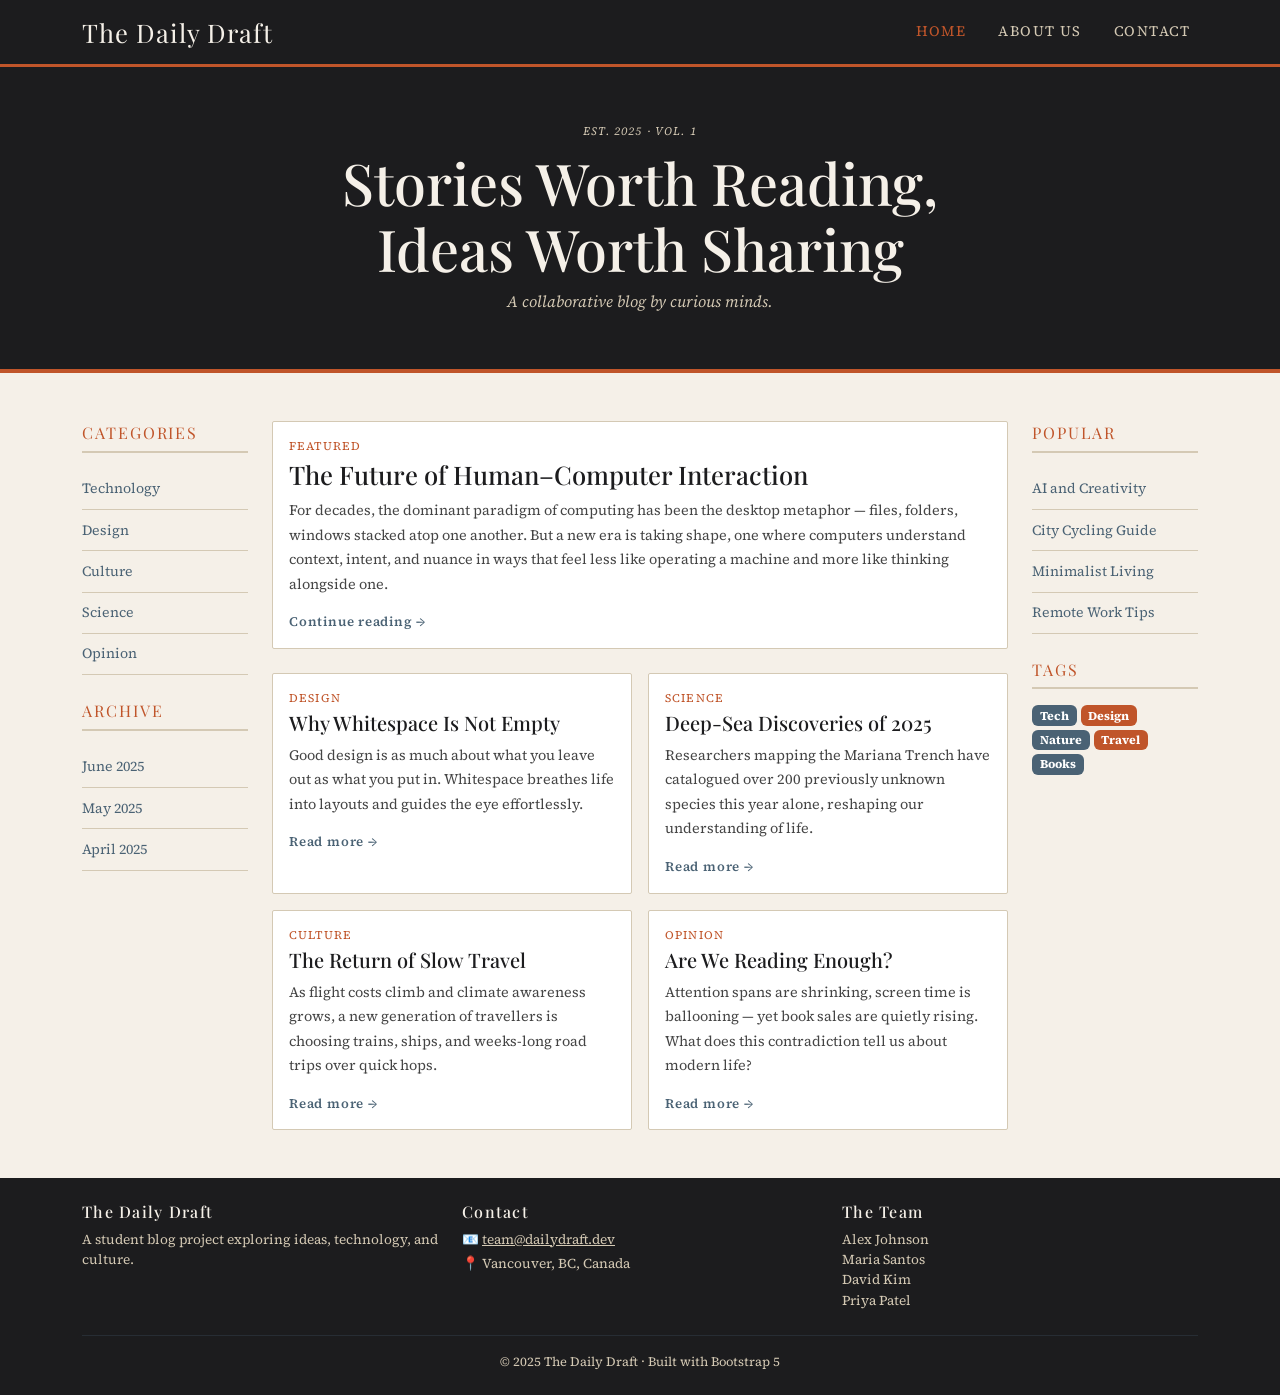
<file: index.html>
<!DOCTYPE html>
<html lang="en">
<head>
  <meta charset="UTF-8" />
  <meta name="viewport" content="width=device-width, initial-scale=1.0"/>
  <title>The Daily Draft – Home</title>

  <!-- Task 1: Bootstrap CDN -->
  <link rel="stylesheet" href="https://cdn.jsdelivr.net/npm/bootstrap@5.3.3/dist/css/bootstrap.min.css"/>
  <!-- Google Fonts -->
  <link href="https://fonts.googleapis.com/css2?family=Playfair+Display:wght@700;900&family=Source+Serif+4:ital,wght@0,300;0,400;1,300&display=swap" rel="stylesheet"/>

  <style>
    /* ── Task 2: Colour palette ──────────────────────────
       --clr-ink    : deep charcoal headline colour
       --clr-parchment : warm off-white page background
       --clr-accent : muted terracotta accent
       --clr-muted  : steel-blue secondary text
    ─────────────────────────────────────────────────── */
    :root {
      --clr-ink:       #1c1c1e;
      --clr-parchment: #f5f0e8;
      --clr-accent:    #c0552a;
      --clr-muted:     #4a6274;
      --clr-rule:      #d4c9b4;
    }

    body {
      background-color: var(--clr-parchment);
      color: var(--clr-ink);
      font-family: 'Source Serif 4', serif;
    }

    /* Navbar */
    .navbar { background-color: var(--clr-ink) !important; border-bottom: 3px solid var(--clr-accent); }
    .navbar-brand { font-family: 'Playfair Display', serif; font-size: 1.6rem; color: var(--clr-parchment) !important; letter-spacing: .04em; }
    .nav-link { color: var(--clr-rule) !important; font-size: .9rem; text-transform: uppercase; letter-spacing: .1em; }
    .nav-link:hover, .nav-link.active { color: var(--clr-accent) !important; }

    /* Hero banner */
    .hero {
      background-color: var(--clr-ink);
      color: var(--clr-parchment);
      padding: 3.5rem 1rem;
      border-bottom: 4px solid var(--clr-accent);
    }
    .hero h1 { font-family: 'Playfair Display', serif; font-size: clamp(2rem, 5vw, 3.6rem); line-height: 1.15; }
    .hero p  { color: var(--clr-rule); font-style: italic; }

    /* Sidebar */
    .sidebar-heading { font-family: 'Playfair Display', serif; font-size: 1rem; text-transform: uppercase; letter-spacing: .12em; color: var(--clr-accent); border-bottom: 2px solid var(--clr-rule); padding-bottom: .35rem; margin-bottom: 1rem; }
    .sidebar-item { border-bottom: 1px solid var(--clr-rule); padding: .6rem 0; font-size: .88rem; }
    .sidebar-item a { color: var(--clr-muted); text-decoration: none; }
    .sidebar-item a:hover { color: var(--clr-accent); }

    /* Card overrides */
    .card { background: #fff; border: 1px solid var(--clr-rule); border-radius: 2px; }
    .card-title { font-family: 'Playfair Display', serif; color: var(--clr-ink); }
    .card-text  { font-size: .9rem; color: #444; line-height: 1.7; }
    .tag { font-size: .72rem; text-transform: uppercase; letter-spacing: .1em; color: var(--clr-accent); }
    .read-more { font-size: .82rem; color: var(--clr-muted); text-decoration: none; font-weight: 600; letter-spacing: .06em; }
    .read-more:hover { color: var(--clr-accent); }

    /* Footer */
    footer { background-color: var(--clr-ink); color: var(--clr-rule); font-size: .85rem; }
    footer a { color: var(--clr-rule); }
    footer h6 { font-family: 'Playfair Display', serif; color: var(--clr-parchment); letter-spacing: .08em; }
    .footer-rule { border-color: var(--clr-muted); }
  </style>
</head>
<body>

  <!-- Navbar -->
  <nav class="navbar navbar-expand-md">
    <div class="container">
      <a class="navbar-brand" href="index.html">The Daily Draft</a>
      <button class="navbar-toggler border-secondary" type="button" data-bs-toggle="collapse" data-bs-target="#mainNav">
        <span class="navbar-toggler-icon"></span>
      </button>
      <div class="collapse navbar-collapse" id="mainNav">
        <ul class="navbar-nav ms-auto gap-3">
          <li class="nav-item"><a class="nav-link active" href="index.html">Home</a></li>
          <li class="nav-item"><a class="nav-link" href="about.html">About Us</a></li>
          <li class="nav-item"><a class="nav-link" href="contact.html">Contact</a></li>
        </ul>
      </div>
    </div>
  </nav>

  <!-- Hero -->
  <header class="hero text-center">
    <div class="container">
      <p class="tag mb-2">Est. 2025 · Vol. 1</p>
      <h1>Stories Worth Reading,<br/>Ideas Worth Sharing</h1>
      <p class="mt-2 mb-0">A collaborative blog by curious minds.</p>
    </div>
  </header>

  <!-- Main grid: left sidebar | content | right sidebar -->
  <main class="container my-5">
    <div class="row g-4">

      <!-- Left sidebar (col-2) -->
      <aside class="col-md-2">
        <p class="sidebar-heading">Categories</p>
        <div class="sidebar-item"><a href="#">Technology</a></div>
        <div class="sidebar-item"><a href="#">Design</a></div>
        <div class="sidebar-item"><a href="#">Culture</a></div>
        <div class="sidebar-item"><a href="#">Science</a></div>
        <div class="sidebar-item"><a href="#">Opinion</a></div>

        <p class="sidebar-heading mt-4">Archive</p>
        <div class="sidebar-item"><a href="#">June 2025</a></div>
        <div class="sidebar-item"><a href="#">May 2025</a></div>
        <div class="sidebar-item"><a href="#">April 2025</a></div>
      </aside>

      <!-- Middle content (col-8) -->
      <section class="col-md-8">
        <!-- Featured post -->
        <div class="card mb-4 p-3">
          <span class="tag">Featured</span>
          <h2 class="card-title mt-1" style="font-size:1.6rem;">The Future of Human–Computer Interaction</h2>
          <p class="card-text">For decades, the dominant paradigm of computing has been the desktop metaphor — files, folders, windows stacked atop one another. But a new era is taking shape, one where computers understand context, intent, and nuance in ways that feel less like operating a machine and more like thinking alongside one.</p>
          <a href="#" class="read-more">Continue reading →</a>
        </div>

        <!-- Post grid -->
        <div class="row g-3">
          <div class="col-sm-6">
            <div class="card h-100 p-3">
              <span class="tag">Design</span>
              <h5 class="card-title mt-1">Why Whitespace Is Not Empty</h5>
              <p class="card-text">Good design is as much about what you leave out as what you put in. Whitespace breathes life into layouts and guides the eye effortlessly.</p>
              <a href="#" class="read-more">Read more →</a>
            </div>
          </div>
          <div class="col-sm-6">
            <div class="card h-100 p-3">
              <span class="tag">Science</span>
              <h5 class="card-title mt-1">Deep-Sea Discoveries of 2025</h5>
              <p class="card-text">Researchers mapping the Mariana Trench have catalogued over 200 previously unknown species this year alone, reshaping our understanding of life.</p>
              <a href="#" class="read-more">Read more →</a>
            </div>
          </div>
          <div class="col-sm-6">
            <div class="card h-100 p-3">
              <span class="tag">Culture</span>
              <h5 class="card-title mt-1">The Return of Slow Travel</h5>
              <p class="card-text">As flight costs climb and climate awareness grows, a new generation of travellers is choosing trains, ships, and weeks-long road trips over quick hops.</p>
              <a href="#" class="read-more">Read more →</a>
            </div>
          </div>
          <div class="col-sm-6">
            <div class="card h-100 p-3">
              <span class="tag">Opinion</span>
              <h5 class="card-title mt-1">Are We Reading Enough?</h5>
              <p class="card-text">Attention spans are shrinking, screen time is ballooning — yet book sales are quietly rising. What does this contradiction tell us about modern life?</p>
              <a href="#" class="read-more">Read more →</a>
            </div>
          </div>
        </div>
      </section>

      <!-- Right sidebar (col-2) -->
      <aside class="col-md-2">
        <p class="sidebar-heading">Popular</p>
        <div class="sidebar-item"><a href="#">AI and Creativity</a></div>
        <div class="sidebar-item"><a href="#">City Cycling Guide</a></div>
        <div class="sidebar-item"><a href="#">Minimalist Living</a></div>
        <div class="sidebar-item"><a href="#">Remote Work Tips</a></div>

        <p class="sidebar-heading mt-4">Tags</p>
        <div class="d-flex flex-wrap gap-1 mt-1">
          <span class="badge" style="background:var(--clr-muted)">Tech</span>
          <span class="badge" style="background:var(--clr-accent)">Design</span>
          <span class="badge" style="background:var(--clr-muted)">Nature</span>
          <span class="badge" style="background:var(--clr-accent)">Travel</span>
          <span class="badge" style="background:var(--clr-muted)">Books</span>
        </div>
      </aside>

    </div><!-- /row -->
  </main>

  <!-- Footer -->
  <footer class="py-4">
    <div class="container">
      <div class="row g-4">
        <div class="col-md-4">
          <h6>The Daily Draft</h6>
          <p class="mb-0">A student blog project exploring ideas, technology, and culture.</p>
        </div>
        <div class="col-md-4">
          <h6>Contact</h6>
          <p class="mb-1">📧 <a href="mailto:team@dailydraft.dev">team@dailydraft.dev</a></p>
          <p class="mb-0">📍 Vancouver, BC, Canada</p>
        </div>
        <div class="col-md-4">
          <h6>The Team</h6>
          <ul class="list-unstyled mb-0">
            <li>Alex Johnson</li>
            <li>Maria Santos</li>
            <li>David Kim</li>
            <li>Priya Patel</li>
          </ul>
        </div>
      </div>
      <hr class="footer-rule mt-4"/>
      <p class="text-center mb-0" style="font-size:.8rem;">© 2025 The Daily Draft · Built with Bootstrap 5</p>
    </div>
  </footer>

  <script src="https://cdn.jsdelivr.net/npm/bootstrap@5.3.3/dist/js/bootstrap.bundle.min.js"></script>
</body>
</html>
</file>
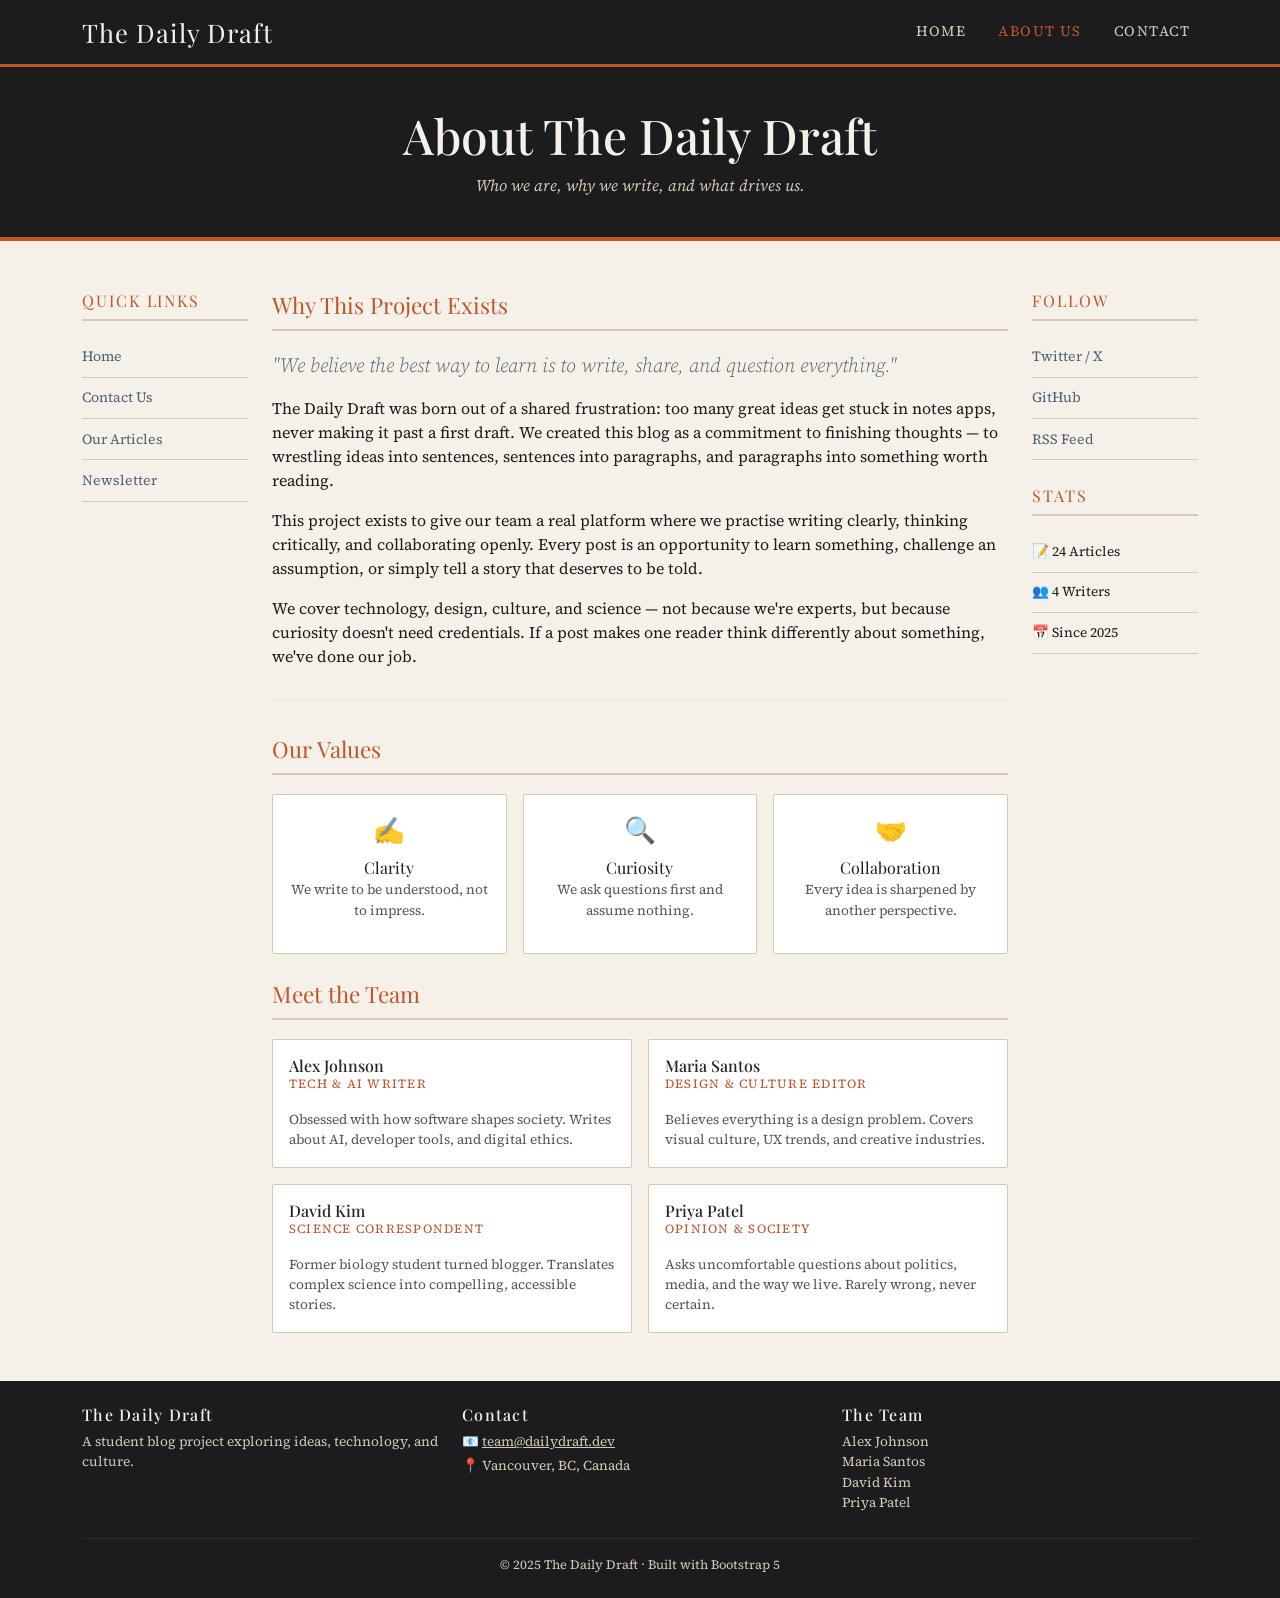
<file: about.html>
<!DOCTYPE html>
<html lang="en">
<head>
  <meta charset="UTF-8" />
  <meta name="viewport" content="width=device-width, initial-scale=1.0"/>
  <title>The Daily Draft – About Us</title>

  <!-- Task 1: Bootstrap CDN -->
  <link rel="stylesheet" href="https://cdn.jsdelivr.net/npm/bootstrap@5.3.3/dist/css/bootstrap.min.css"/>
  <link href="https://fonts.googleapis.com/css2?family=Playfair+Display:wght@700;900&family=Source+Serif+4:ital,wght@0,300;0,400;1,300&display=swap" rel="stylesheet"/>

  <style>
    /* Task 2: Consistent colour palette across all pages */
    :root {
      --clr-ink:       #1c1c1e;
      --clr-parchment: #f5f0e8;
      --clr-accent:    #c0552a;
      --clr-muted:     #4a6274;
      --clr-rule:      #d4c9b4;
    }
    body { background-color: var(--clr-parchment); color: var(--clr-ink); font-family: 'Source Serif 4', serif; }
    .navbar { background-color: var(--clr-ink) !important; border-bottom: 3px solid var(--clr-accent); }
    .navbar-brand { font-family: 'Playfair Display', serif; font-size: 1.6rem; color: var(--clr-parchment) !important; letter-spacing: .04em; }
    .nav-link { color: var(--clr-rule) !important; font-size: .9rem; text-transform: uppercase; letter-spacing: .1em; }
    .nav-link:hover, .nav-link.active { color: var(--clr-accent) !important; }

    .page-header { background-color: var(--clr-ink); color: var(--clr-parchment); padding: 2.5rem 1rem; border-bottom: 4px solid var(--clr-accent); }
    .page-header h1 { font-family: 'Playfair Display', serif; font-size: clamp(1.8rem,4vw,3rem); }
    .page-header p { color: var(--clr-rule); font-style: italic; margin-bottom: 0; }

    .sidebar-heading { font-family: 'Playfair Display', serif; font-size: 1rem; text-transform: uppercase; letter-spacing: .12em; color: var(--clr-accent); border-bottom: 2px solid var(--clr-rule); padding-bottom: .35rem; margin-bottom: 1rem; }
    .sidebar-item { border-bottom: 1px solid var(--clr-rule); padding: .6rem 0; font-size: .88rem; }
    .sidebar-item a { color: var(--clr-muted); text-decoration: none; }
    .sidebar-item a:hover { color: var(--clr-accent); }

    .section-title { font-family: 'Playfair Display', serif; color: var(--clr-accent); font-size: 1.4rem; border-bottom: 2px solid var(--clr-rule); padding-bottom: .4rem; margin-bottom: 1.2rem; }
    .card { background: #fff; border: 1px solid var(--clr-rule); border-radius: 2px; }
    .card-title { font-family: 'Playfair Display', serif; }
    .team-role { font-size: .78rem; text-transform: uppercase; letter-spacing: .1em; color: var(--clr-accent); }

    .value-icon { font-size: 1.6rem; }
    .value-title { font-family: 'Playfair Display', serif; font-size: 1rem; color: var(--clr-ink); margin-top: .4rem; }

    footer { background-color: var(--clr-ink); color: var(--clr-rule); font-size: .85rem; }
    footer a { color: var(--clr-rule); }
    footer h6 { font-family: 'Playfair Display', serif; color: var(--clr-parchment); letter-spacing: .08em; }
    .footer-rule { border-color: var(--clr-muted); }
  </style>
</head>
<body>

  <!-- Navbar -->
  <nav class="navbar navbar-expand-md">
    <div class="container">
      <a class="navbar-brand" href="index.html">The Daily Draft</a>
      <button class="navbar-toggler border-secondary" type="button" data-bs-toggle="collapse" data-bs-target="#mainNav">
        <span class="navbar-toggler-icon"></span>
      </button>
      <div class="collapse navbar-collapse" id="mainNav">
        <ul class="navbar-nav ms-auto gap-3">
          <li class="nav-item"><a class="nav-link" href="index.html">Home</a></li>
          <li class="nav-item"><a class="nav-link active" href="about.html">About Us</a></li>
          <li class="nav-item"><a class="nav-link" href="contact.html">Contact</a></li>
        </ul>
      </div>
    </div>
  </nav>

  <!-- Page header -->
  <header class="page-header text-center">
    <div class="container">
      <h1>About The Daily Draft</h1>
      <p>Who we are, why we write, and what drives us.</p>
    </div>
  </header>

  <!-- Main grid -->
  <main class="container my-5">
    <div class="row g-4">

      <!-- Left sidebar (col-2) -->
      <aside class="col-md-2">
        <p class="sidebar-heading">Quick Links</p>
        <div class="sidebar-item"><a href="index.html">Home</a></div>
        <div class="sidebar-item"><a href="contact.html">Contact Us</a></div>
        <div class="sidebar-item"><a href="#">Our Articles</a></div>
        <div class="sidebar-item"><a href="#">Newsletter</a></div>
      </aside>

      <!-- Middle content (col-8) -->
      <section class="col-md-8">

        <!-- Why this project exists -->
        <p class="section-title">Why This Project Exists</p>
        <p class="lead" style="font-style:italic; color:var(--clr-muted);">"We believe the best way to learn is to write, share, and question everything."</p>
        <p>The Daily Draft was born out of a shared frustration: too many great ideas get stuck in notes apps, never making it past a first draft. We created this blog as a commitment to finishing thoughts — to wrestling ideas into sentences, sentences into paragraphs, and paragraphs into something worth reading.</p>
        <p>This project exists to give our team a real platform where we practise writing clearly, thinking critically, and collaborating openly. Every post is an opportunity to learn something, challenge an assumption, or simply tell a story that deserves to be told.</p>
        <p>We cover technology, design, culture, and science — not because we're experts, but because curiosity doesn't need credentials. If a post makes one reader think differently about something, we've done our job.</p>

        <hr style="border-color:var(--clr-rule); margin: 2rem 0;"/>

        <!-- Our values -->
        <p class="section-title">Our Values</p>
        <div class="row g-3 mb-4">
          <div class="col-sm-4 text-center">
            <div class="card p-3 h-100">
              <div class="value-icon">✍️</div>
              <div class="value-title">Clarity</div>
              <p style="font-size:.85rem; color:#555;">We write to be understood, not to impress.</p>
            </div>
          </div>
          <div class="col-sm-4 text-center">
            <div class="card p-3 h-100">
              <div class="value-icon">🔍</div>
              <div class="value-title">Curiosity</div>
              <p style="font-size:.85rem; color:#555;">We ask questions first and assume nothing.</p>
            </div>
          </div>
          <div class="col-sm-4 text-center">
            <div class="card p-3 h-100">
              <div class="value-icon">🤝</div>
              <div class="value-title">Collaboration</div>
              <p style="font-size:.85rem; color:#555;">Every idea is sharpened by another perspective.</p>
            </div>
          </div>
        </div>

        <!-- Team -->
        <p class="section-title">Meet the Team</p>
        <div class="row g-3">
          <div class="col-sm-6">
            <div class="card p-3 h-100">
              <h6 class="card-title mb-0">Alex Johnson</h6>
              <p class="team-role">Tech & AI Writer</p>
              <p style="font-size:.85rem; color:#555; margin-bottom:0;">Obsessed with how software shapes society. Writes about AI, developer tools, and digital ethics.</p>
            </div>
          </div>
          <div class="col-sm-6">
            <div class="card p-3 h-100">
              <h6 class="card-title mb-0">Maria Santos</h6>
              <p class="team-role">Design & Culture Editor</p>
              <p style="font-size:.85rem; color:#555; margin-bottom:0;">Believes everything is a design problem. Covers visual culture, UX trends, and creative industries.</p>
            </div>
          </div>
          <div class="col-sm-6">
            <div class="card p-3 h-100">
              <h6 class="card-title mb-0">David Kim</h6>
              <p class="team-role">Science Correspondent</p>
              <p style="font-size:.85rem; color:#555; margin-bottom:0;">Former biology student turned blogger. Translates complex science into compelling, accessible stories.</p>
            </div>
          </div>
          <div class="col-sm-6">
            <div class="card p-3 h-100">
              <h6 class="card-title mb-0">Priya Patel</h6>
              <p class="team-role">Opinion & Society</p>
              <p style="font-size:.85rem; color:#555; margin-bottom:0;">Asks uncomfortable questions about politics, media, and the way we live. Rarely wrong, never certain.</p>
            </div>
          </div>
        </div>

      </section>

      <!-- Right sidebar (col-2) -->
      <aside class="col-md-2">
        <p class="sidebar-heading">Follow</p>
        <div class="sidebar-item"><a href="#">Twitter / X</a></div>
        <div class="sidebar-item"><a href="#">GitHub</a></div>
        <div class="sidebar-item"><a href="#">RSS Feed</a></div>

        <p class="sidebar-heading mt-4">Stats</p>
        <div class="sidebar-item" style="font-size:.85rem;">📝 24 Articles</div>
        <div class="sidebar-item" style="font-size:.85rem;">👥 4 Writers</div>
        <div class="sidebar-item" style="font-size:.85rem;">📅 Since 2025</div>
      </aside>

    </div>
  </main>

  <!-- Footer -->
  <footer class="py-4">
    <div class="container">
      <div class="row g-4">
        <div class="col-md-4">
          <h6>The Daily Draft</h6>
          <p class="mb-0">A student blog project exploring ideas, technology, and culture.</p>
        </div>
        <div class="col-md-4">
          <h6>Contact</h6>
          <p class="mb-1">📧 <a href="mailto:team@dailydraft.dev">team@dailydraft.dev</a></p>
          <p class="mb-0">📍 Vancouver, BC, Canada</p>
        </div>
        <div class="col-md-4">
          <h6>The Team</h6>
          <ul class="list-unstyled mb-0">
            <li>Alex Johnson</li>
            <li>Maria Santos</li>
            <li>David Kim</li>
            <li>Priya Patel</li>
          </ul>
        </div>
      </div>
      <hr class="footer-rule mt-4"/>
      <p class="text-center mb-0" style="font-size:.8rem;">© 2025 The Daily Draft · Built with Bootstrap 5</p>
    </div>
  </footer>

  <script src="https://cdn.jsdelivr.net/npm/bootstrap@5.3.3/dist/js/bootstrap.bundle.min.js"></script>
</body>
</html>
</file>
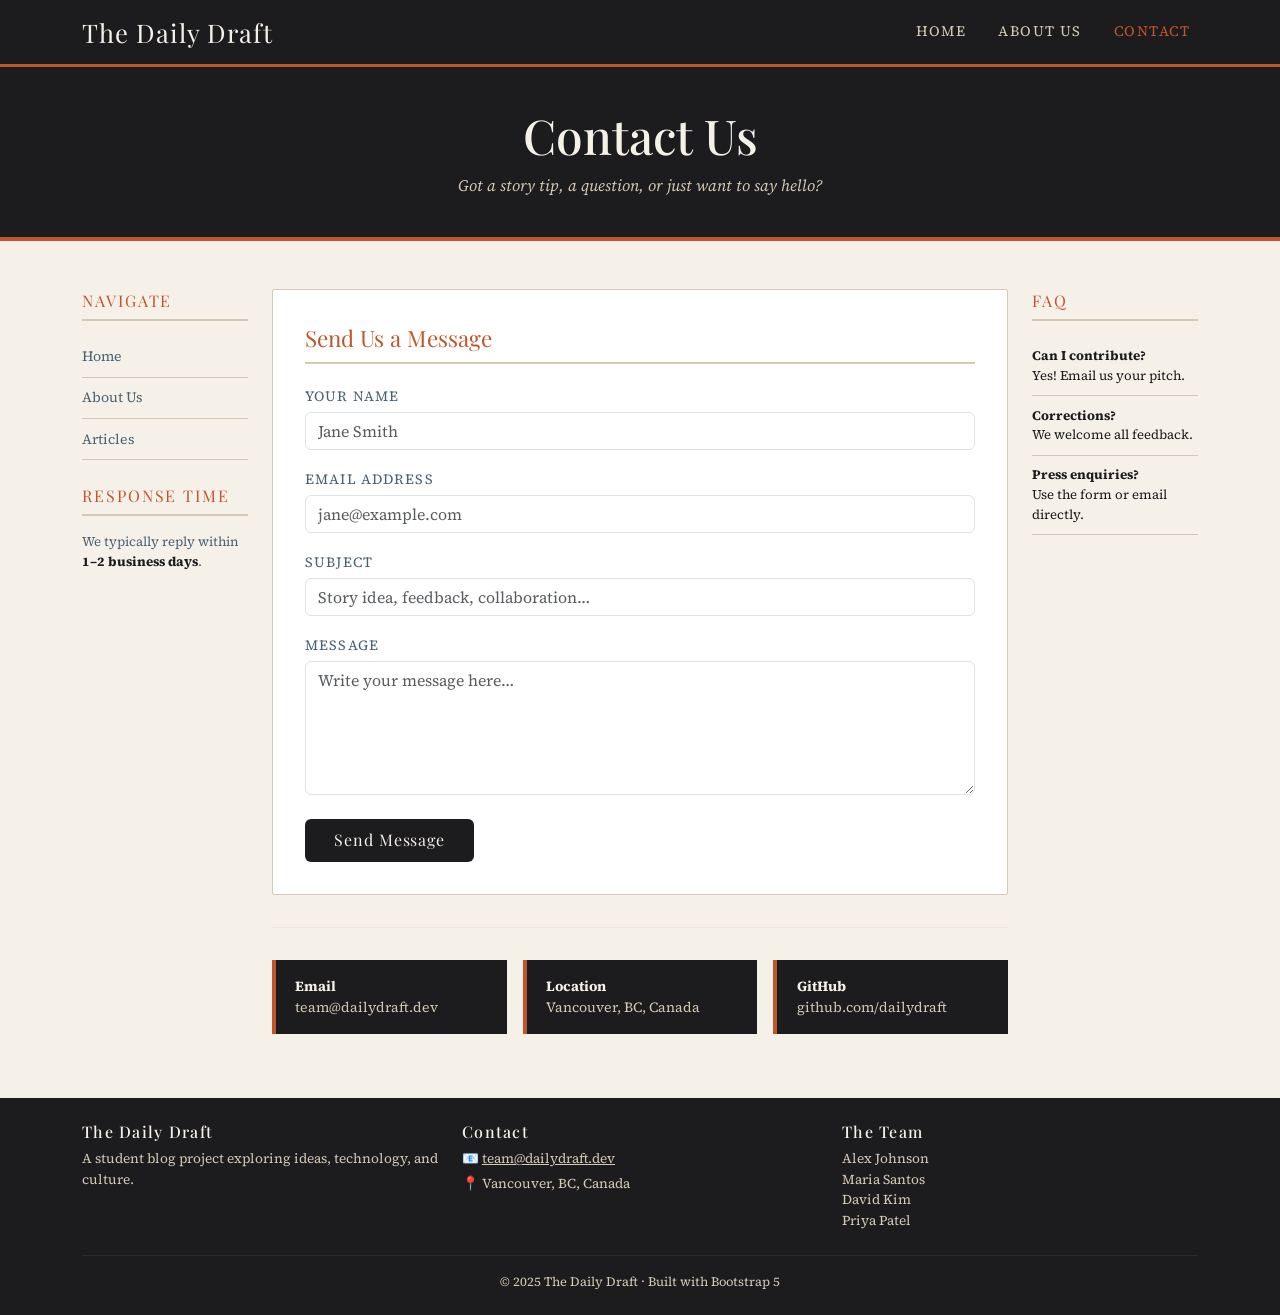
<file: contact.html>
<!DOCTYPE html>
<html lang="en">
<head>
  <meta charset="UTF-8" />
  <meta name="viewport" content="width=device-width, initial-scale=1.0"/>
  <title>The Daily Draft – Contact Us</title>

  <!-- Task 1: Bootstrap CDN -->
  <link rel="stylesheet" href="https://cdn.jsdelivr.net/npm/bootstrap@5.3.3/dist/css/bootstrap.min.css"/>
  <link href="https://fonts.googleapis.com/css2?family=Playfair+Display:wght@700;900&family=Source+Serif+4:ital,wght@0,300;0,400;1,300&display=swap" rel="stylesheet"/>

  <style>
    /* Task 2: Consistent colour palette across all pages */
    :root {
      --clr-ink:       #1c1c1e;
      --clr-parchment: #f5f0e8;
      --clr-accent:    #c0552a;
      --clr-muted:     #4a6274;
      --clr-rule:      #d4c9b4;
    }
    body { background-color: var(--clr-parchment); color: var(--clr-ink); font-family: 'Source Serif 4', serif; }
    .navbar { background-color: var(--clr-ink) !important; border-bottom: 3px solid var(--clr-accent); }
    .navbar-brand { font-family: 'Playfair Display', serif; font-size: 1.6rem; color: var(--clr-parchment) !important; letter-spacing: .04em; }
    .nav-link { color: var(--clr-rule) !important; font-size: .9rem; text-transform: uppercase; letter-spacing: .1em; }
    .nav-link:hover, .nav-link.active { color: var(--clr-accent) !important; }

    .page-header { background-color: var(--clr-ink); color: var(--clr-parchment); padding: 2.5rem 1rem; border-bottom: 4px solid var(--clr-accent); }
    .page-header h1 { font-family: 'Playfair Display', serif; font-size: clamp(1.8rem,4vw,3rem); }
    .page-header p  { color: var(--clr-rule); font-style: italic; margin-bottom: 0; }

    .sidebar-heading { font-family: 'Playfair Display', serif; font-size: 1rem; text-transform: uppercase; letter-spacing: .12em; color: var(--clr-accent); border-bottom: 2px solid var(--clr-rule); padding-bottom: .35rem; margin-bottom: 1rem; }
    .sidebar-item { border-bottom: 1px solid var(--clr-rule); padding: .6rem 0; font-size: .88rem; }
    .sidebar-item a { color: var(--clr-muted); text-decoration: none; }
    .sidebar-item a:hover { color: var(--clr-accent); }

    /* Form card */
    .form-card { background: #fff; border: 1px solid var(--clr-rule); border-radius: 2px; padding: 2rem; }
    .section-title { font-family: 'Playfair Display', serif; color: var(--clr-accent); font-size: 1.4rem; border-bottom: 2px solid var(--clr-rule); padding-bottom: .4rem; margin-bottom: 1.2rem; }

    /* Override Bootstrap form controls to match palette */
    .form-label { font-size: .88rem; text-transform: uppercase; letter-spacing: .08em; color: var(--clr-muted); margin-bottom: .3rem; }
    .form-control:focus { border-color: var(--clr-accent); box-shadow: 0 0 0 .2rem rgba(192,85,42,.2); }

    /* Send button */
    .btn-send { background-color: var(--clr-ink); color: var(--clr-parchment); border: none; font-family: 'Playfair Display', serif; letter-spacing: .06em; padding: .6rem 1.8rem; }
    .btn-send:hover { background-color: var(--clr-accent); color: #fff; }

    /* Alert */
    #successAlert { display: none; }

    /* Info box */
    .info-box { background: var(--clr-ink); color: var(--clr-rule); border-left: 4px solid var(--clr-accent); padding: 1rem 1.2rem; font-size: .88rem; margin-bottom: 1rem; }
    .info-box strong { color: var(--clr-parchment); }

    footer { background-color: var(--clr-ink); color: var(--clr-rule); font-size: .85rem; }
    footer a { color: var(--clr-rule); }
    footer h6 { font-family: 'Playfair Display', serif; color: var(--clr-parchment); letter-spacing: .08em; }
    .footer-rule { border-color: var(--clr-muted); }
  </style>
</head>
<body>

  <!-- Navbar -->
  <nav class="navbar navbar-expand-md">
    <div class="container">
      <a class="navbar-brand" href="index.html">The Daily Draft</a>
      <button class="navbar-toggler border-secondary" type="button" data-bs-toggle="collapse" data-bs-target="#mainNav">
        <span class="navbar-toggler-icon"></span>
      </button>
      <div class="collapse navbar-collapse" id="mainNav">
        <ul class="navbar-nav ms-auto gap-3">
          <li class="nav-item"><a class="nav-link" href="index.html">Home</a></li>
          <li class="nav-item"><a class="nav-link" href="about.html">About Us</a></li>
          <li class="nav-item"><a class="nav-link active" href="contact.html">Contact</a></li>
        </ul>
      </div>
    </div>
  </nav>

  <!-- Page header -->
  <header class="page-header text-center">
    <div class="container">
      <h1>Contact Us</h1>
      <p>Got a story tip, a question, or just want to say hello?</p>
    </div>
  </header>

  <!-- Main grid -->
  <main class="container my-5">
    <div class="row g-4">

      <!-- Left sidebar (col-2) -->
      <aside class="col-md-2">
        <p class="sidebar-heading">Navigate</p>
        <div class="sidebar-item"><a href="index.html">Home</a></div>
        <div class="sidebar-item"><a href="about.html">About Us</a></div>
        <div class="sidebar-item"><a href="#">Articles</a></div>

        <p class="sidebar-heading mt-4">Response Time</p>
        <p style="font-size:.82rem; color:var(--clr-muted);">We typically reply within <strong style="color:var(--clr-ink)">1–2 business days</strong>.</p>
      </aside>

      <!-- Middle content (col-8) -->
      <section class="col-md-8">

        <!-- Task 6: Live alert (dismissible) -->
        <div id="successAlert" class="alert alert-success alert-dismissible fade show" role="alert">
          <strong>✅ Message sent!</strong> Thanks for reaching out — we'll get back to you within 1–2 business days.
          <button type="button" class="btn-close" data-bs-dismiss="alert" aria-label="Close"></button>
        </div>

        <div class="form-card">
          <p class="section-title">Send Us a Message</p>

          <!-- Task 6: Working form with email + textarea + button -->
          <div class="mb-3">
            <label for="senderName" class="form-label">Your Name</label>
            <input type="text" class="form-control" id="senderName" placeholder="Jane Smith"/>
          </div>

          <div class="mb-3">
            <label for="senderEmail" class="form-label">Email Address</label>
            <input type="email" class="form-control" id="senderEmail" placeholder="jane@example.com"/>
          </div>

          <div class="mb-3">
            <label for="subject" class="form-label">Subject</label>
            <input type="text" class="form-control" id="subject" placeholder="Story idea, feedback, collaboration…"/>
          </div>

          <div class="mb-4">
            <label for="messageBody" class="form-label">Message</label>
            <textarea class="form-control" id="messageBody" rows="5" placeholder="Write your message here…"></textarea>
          </div>

          <!-- Task 6: Button triggers live alert -->
          <button class="btn btn-send" onclick="sendMessage()">Send Message</button>
        </div>

        <hr style="border-color:var(--clr-rule); margin: 2rem 0;"/>

        <!-- Extra contact info -->
        <div class="row g-3">
          <div class="col-sm-4">
            <div class="info-box">
              <strong>Email</strong><br/>
              team@dailydraft.dev
            </div>
          </div>
          <div class="col-sm-4">
            <div class="info-box">
              <strong>Location</strong><br/>
              Vancouver, BC, Canada
            </div>
          </div>
          <div class="col-sm-4">
            <div class="info-box">
              <strong>GitHub</strong><br/>
              github.com/dailydraft
            </div>
          </div>
        </div>

      </section>

      <!-- Right sidebar (col-2) -->
      <aside class="col-md-2">
        <p class="sidebar-heading">FAQ</p>
        <div class="sidebar-item" style="font-size:.82rem;"><strong>Can I contribute?</strong><br/>Yes! Email us your pitch.</div>
        <div class="sidebar-item" style="font-size:.82rem;"><strong>Corrections?</strong><br/>We welcome all feedback.</div>
        <div class="sidebar-item" style="font-size:.82rem;"><strong>Press enquiries?</strong><br/>Use the form or email directly.</div>
      </aside>

    </div>
  </main>

  <!-- Footer -->
  <footer class="py-4">
    <div class="container">
      <div class="row g-4">
        <div class="col-md-4">
          <h6>The Daily Draft</h6>
          <p class="mb-0">A student blog project exploring ideas, technology, and culture.</p>
        </div>
        <div class="col-md-4">
          <h6>Contact</h6>
          <p class="mb-1">📧 <a href="mailto:team@dailydraft.dev">team@dailydraft.dev</a></p>
          <p class="mb-0">📍 Vancouver, BC, Canada</p>
        </div>
        <div class="col-md-4">
          <h6>The Team</h6>
          <ul class="list-unstyled mb-0">
            <li>Alex Johnson</li>
            <li>Maria Santos</li>
            <li>David Kim</li>
            <li>Priya Patel</li>
          </ul>
        </div>
      </div>
      <hr class="footer-rule mt-4"/>
      <p class="text-center mb-0" style="font-size:.8rem;">© 2025 The Daily Draft · Built with Bootstrap 5</p>
    </div>
  </footer>

  <script src="https://cdn.jsdelivr.net/npm/bootstrap@5.3.3/dist/js/bootstrap.bundle.min.js"></script>
  <script>
    function sendMessage() {
      const email   = document.getElementById('senderEmail').value.trim();
      const message = document.getElementById('messageBody').value.trim();

      if (!email || !message) {
        alert('Please fill in at least your email address and a message before sending.');
        return;
      }

      // Show the live dismissible alert
      const alertEl = document.getElementById('successAlert');
      alertEl.style.display = 'block';

      // Scroll up so the user sees the alert
      alertEl.scrollIntoView({ behavior: 'smooth', block: 'center' });

      // Clear the form
      document.getElementById('senderName').value  = '';
      document.getElementById('senderEmail').value = '';
      document.getElementById('subject').value     = '';
      document.getElementById('messageBody').value = '';
    }
  </script>
</body>
</html>
</file>
